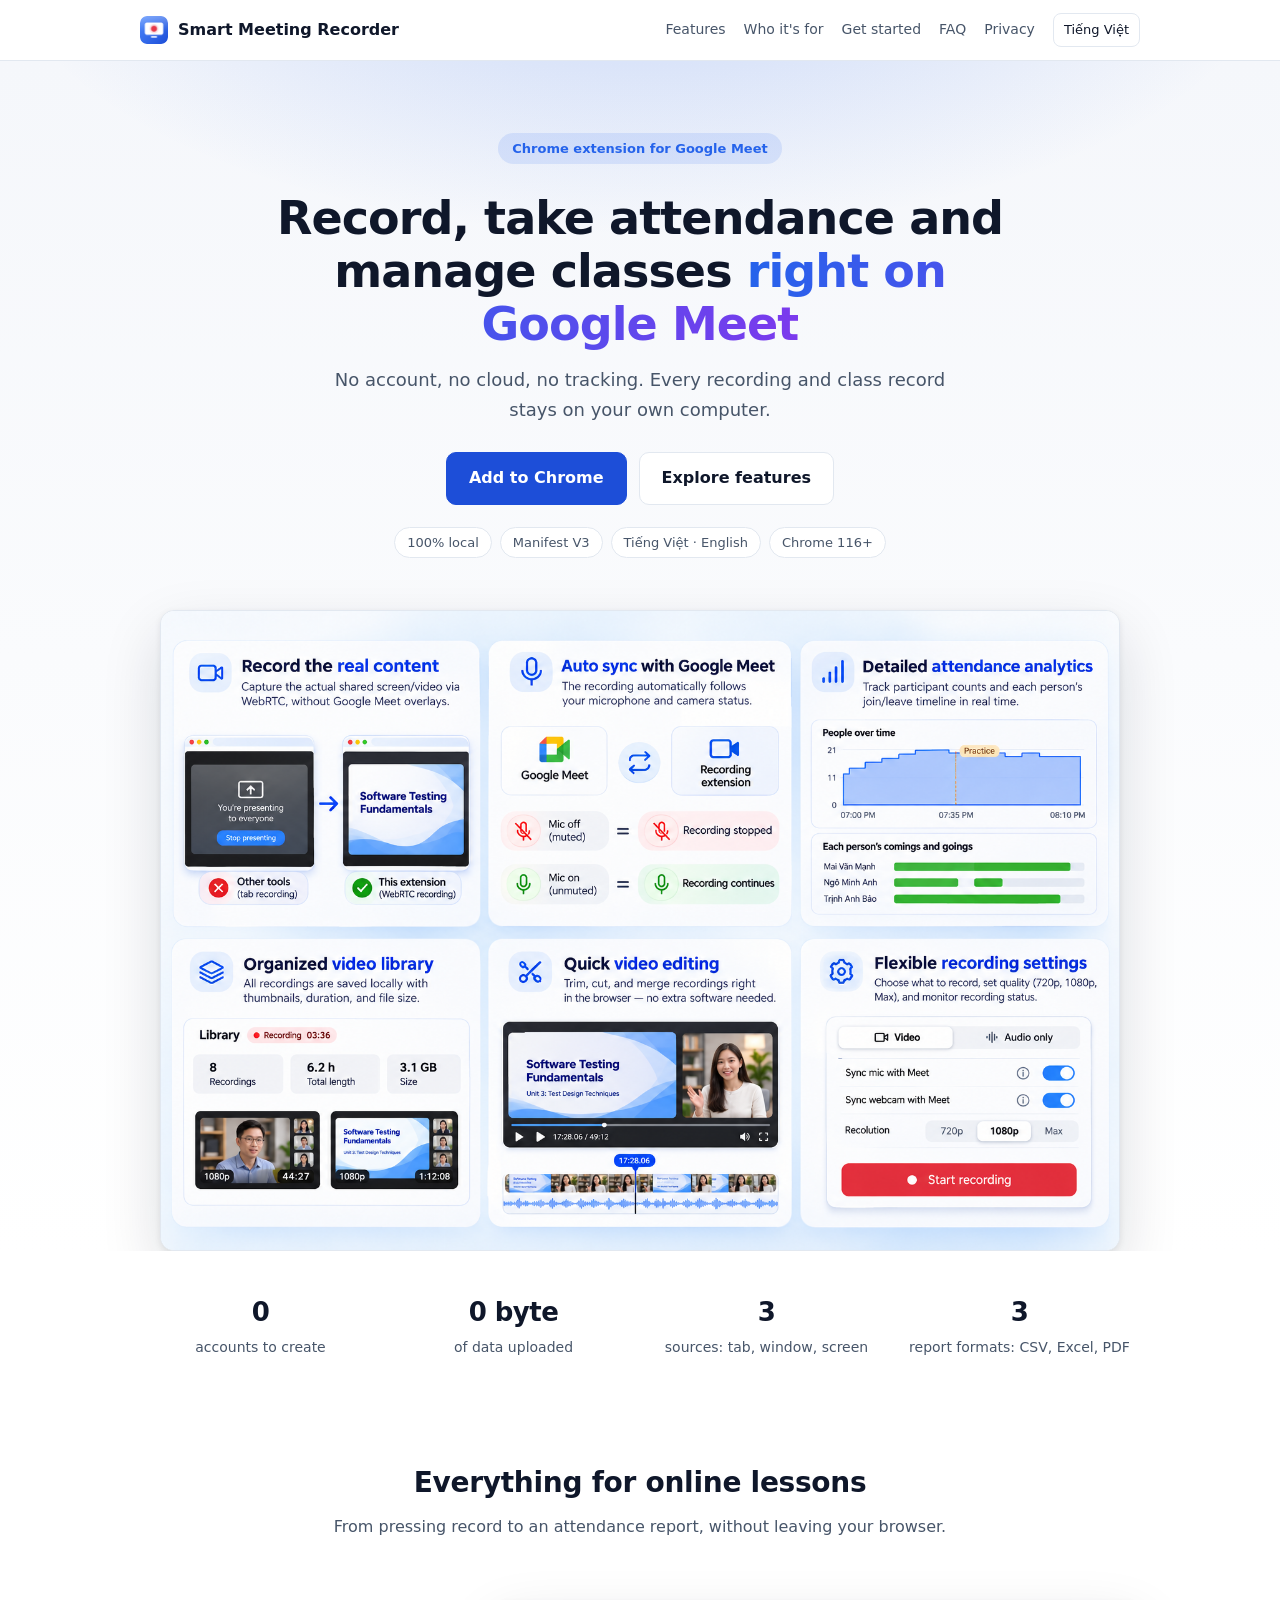
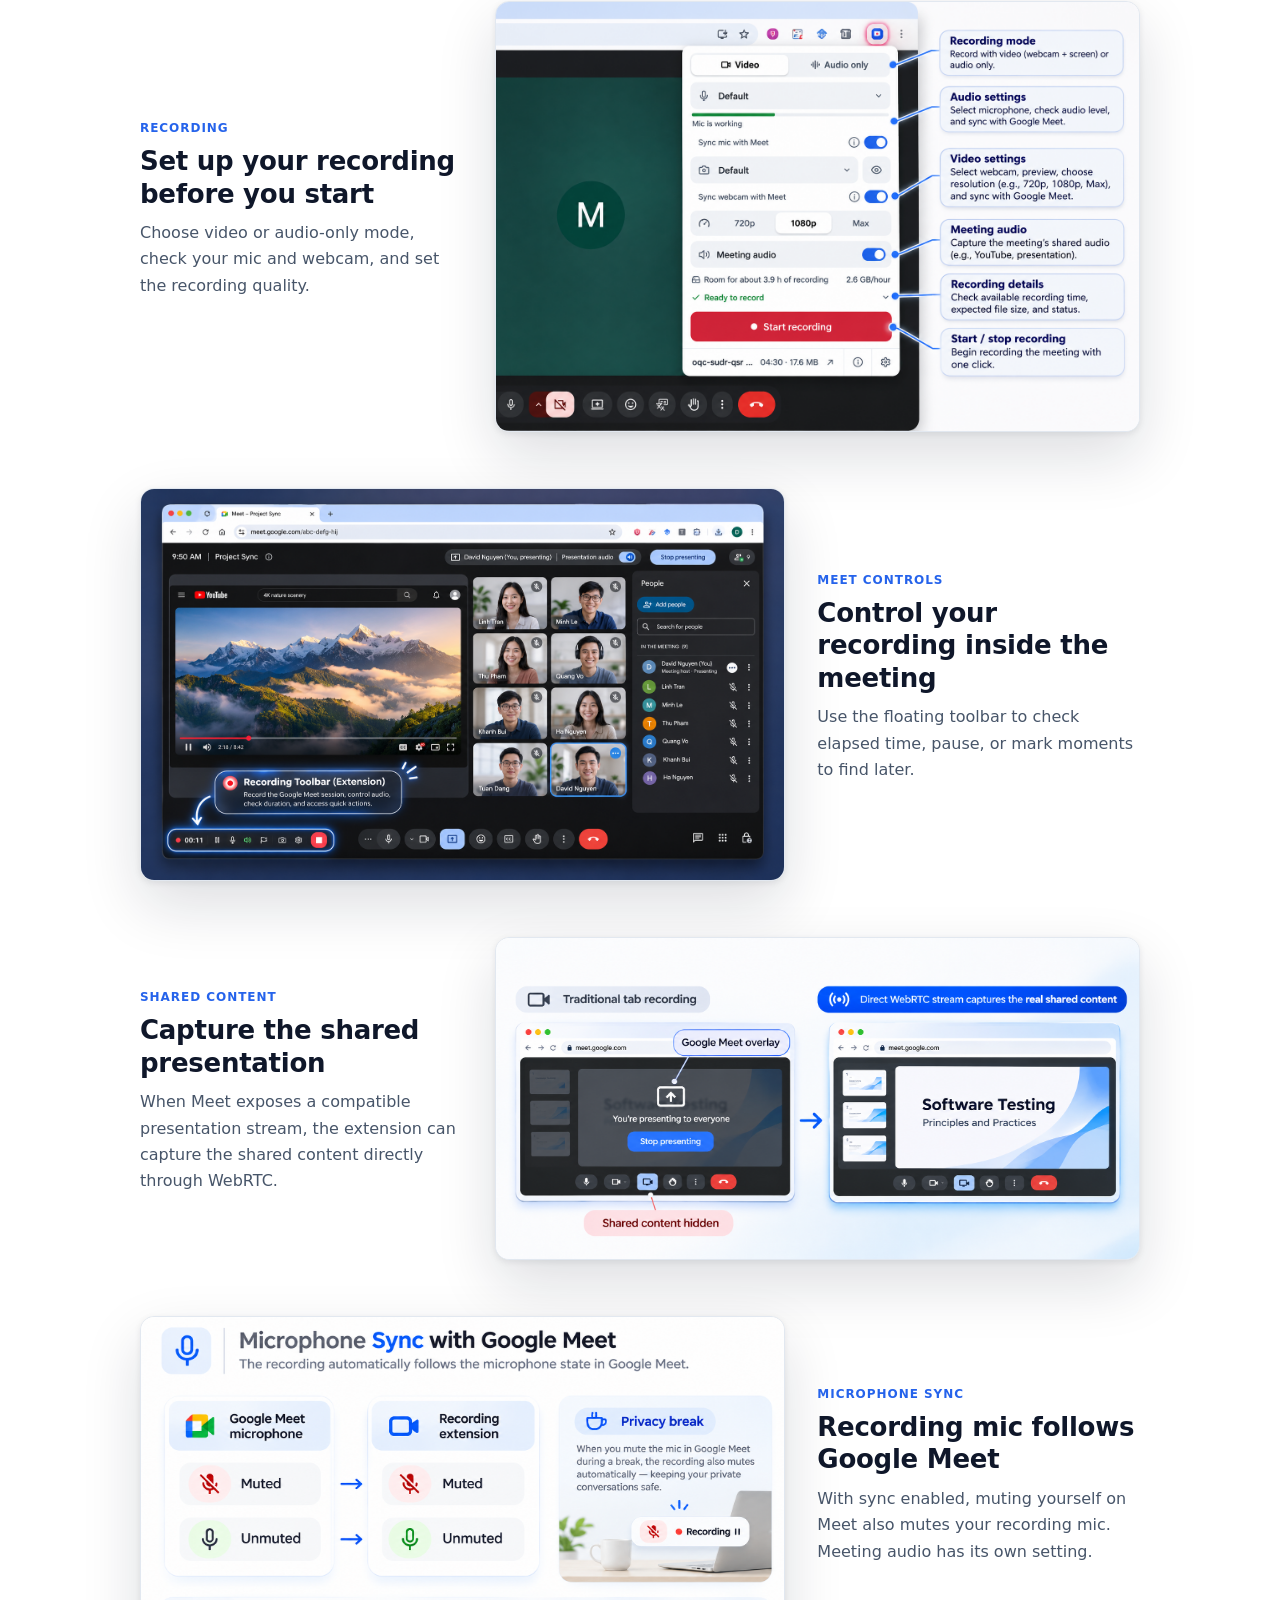
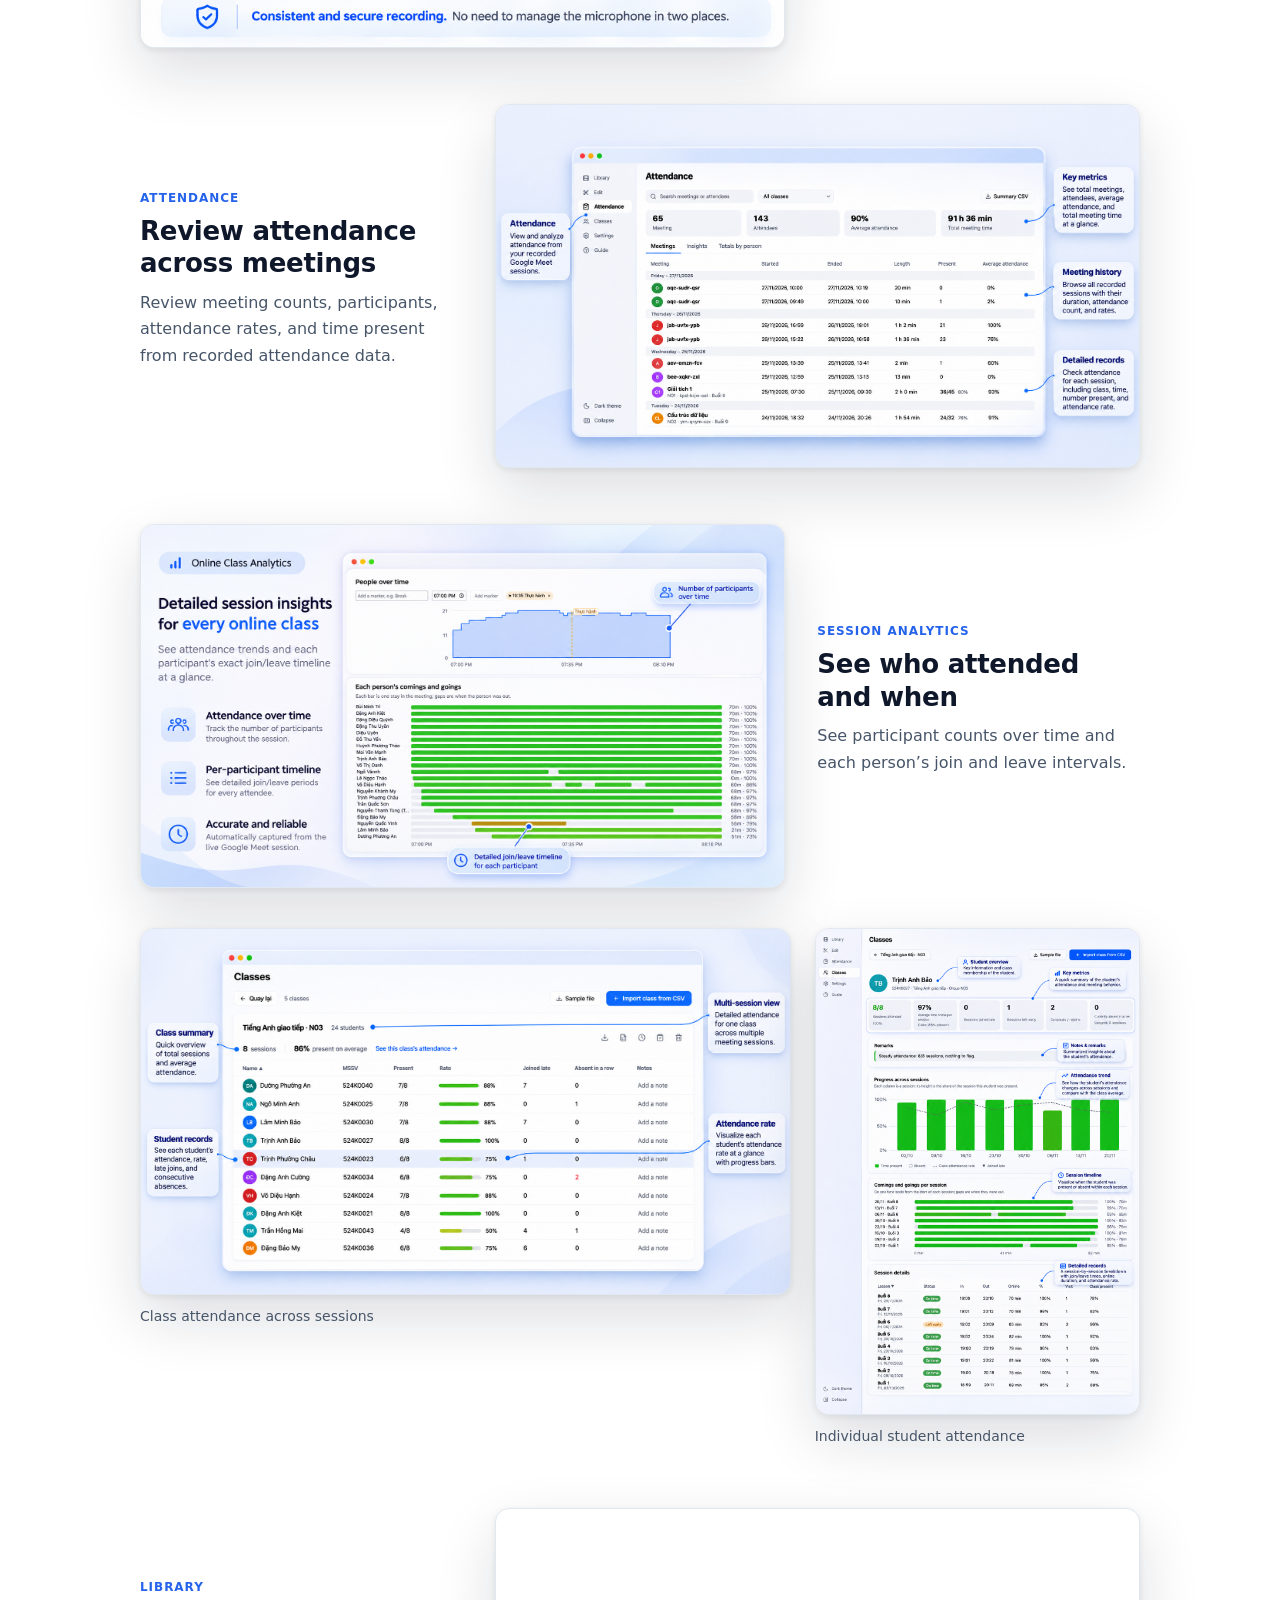
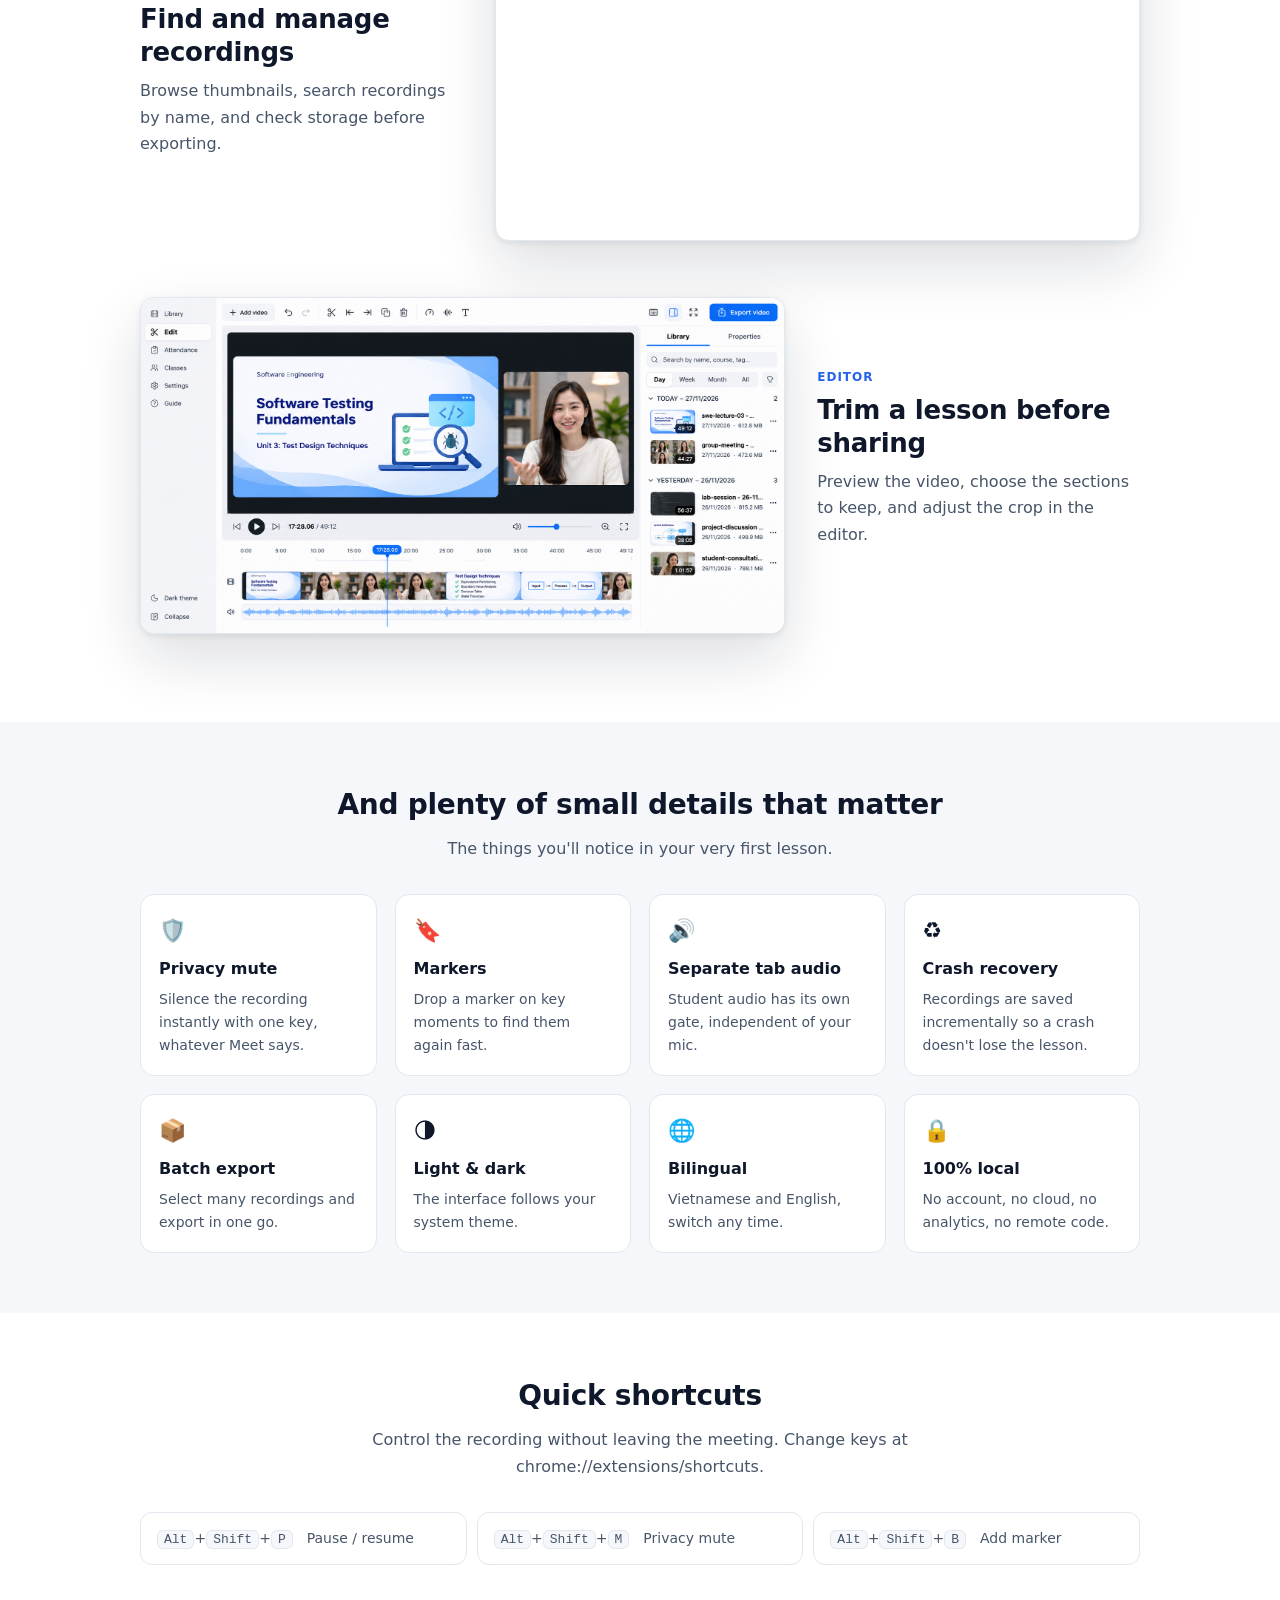
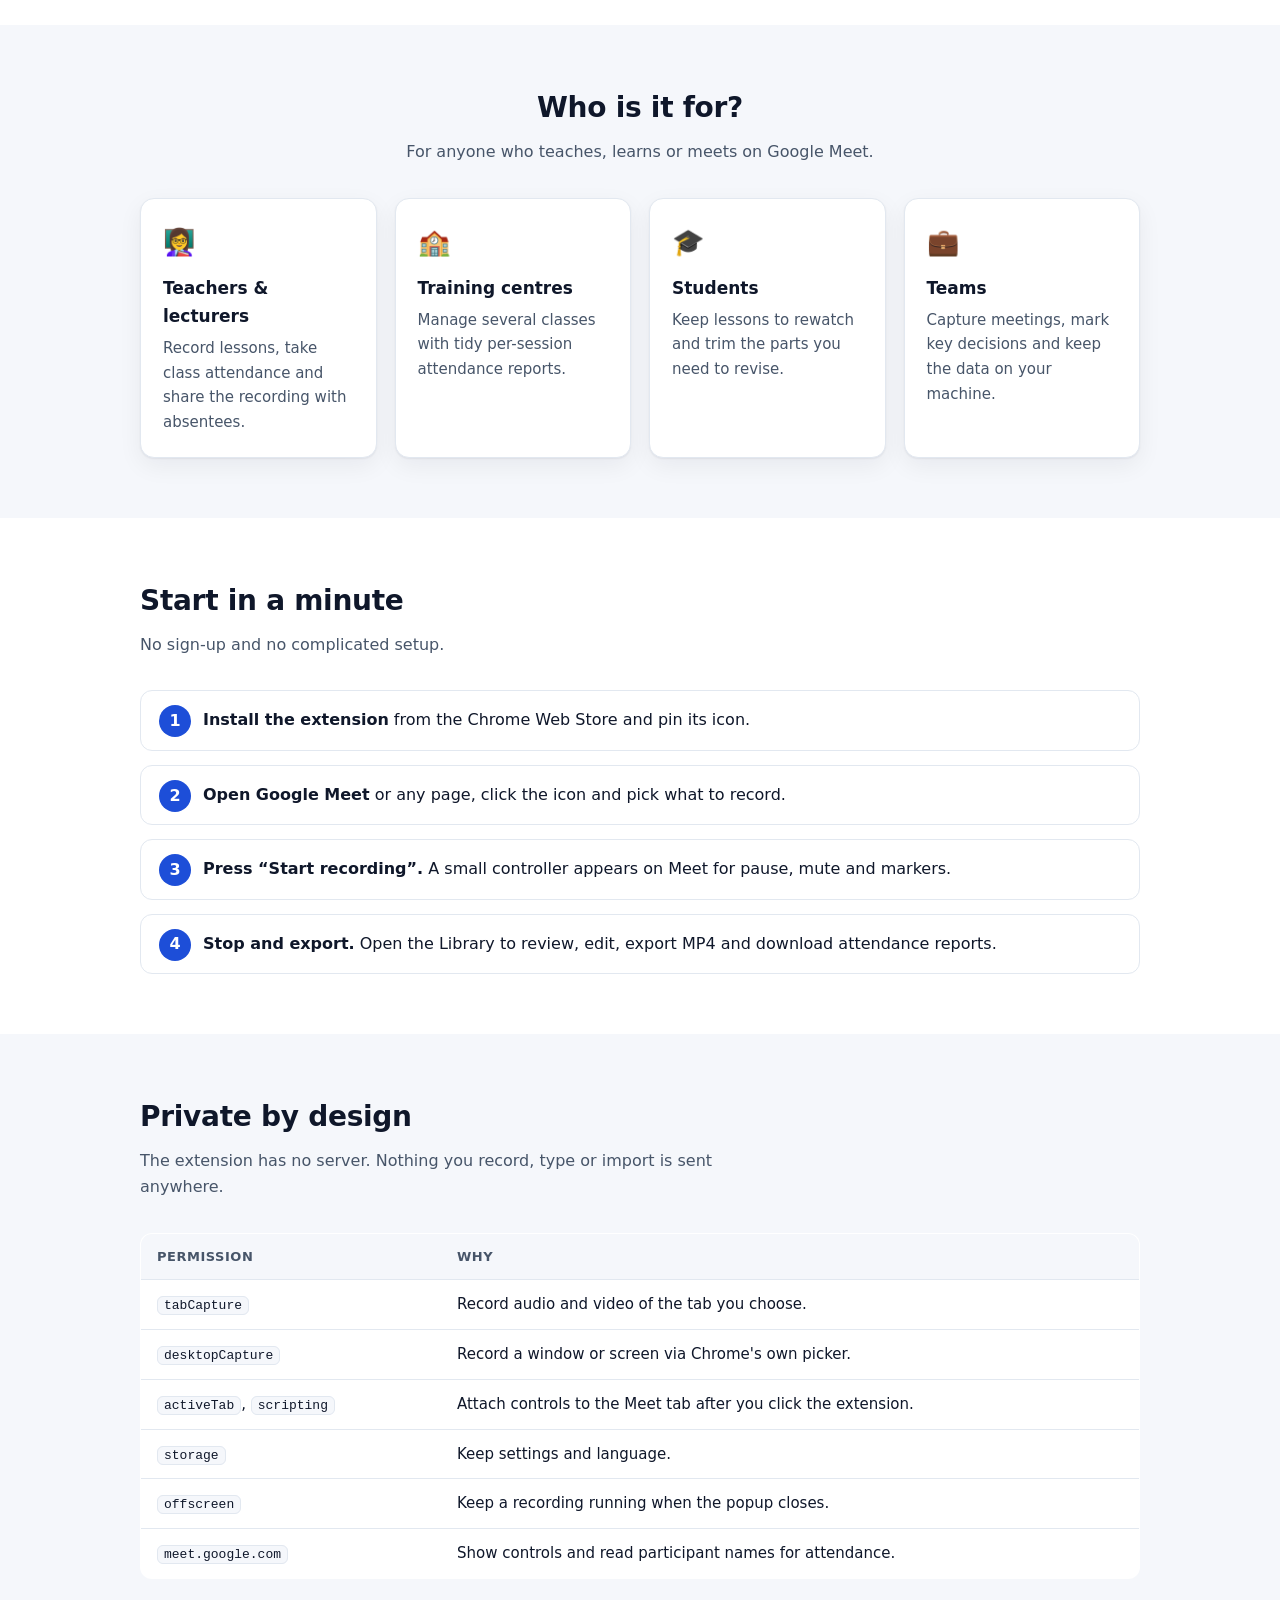
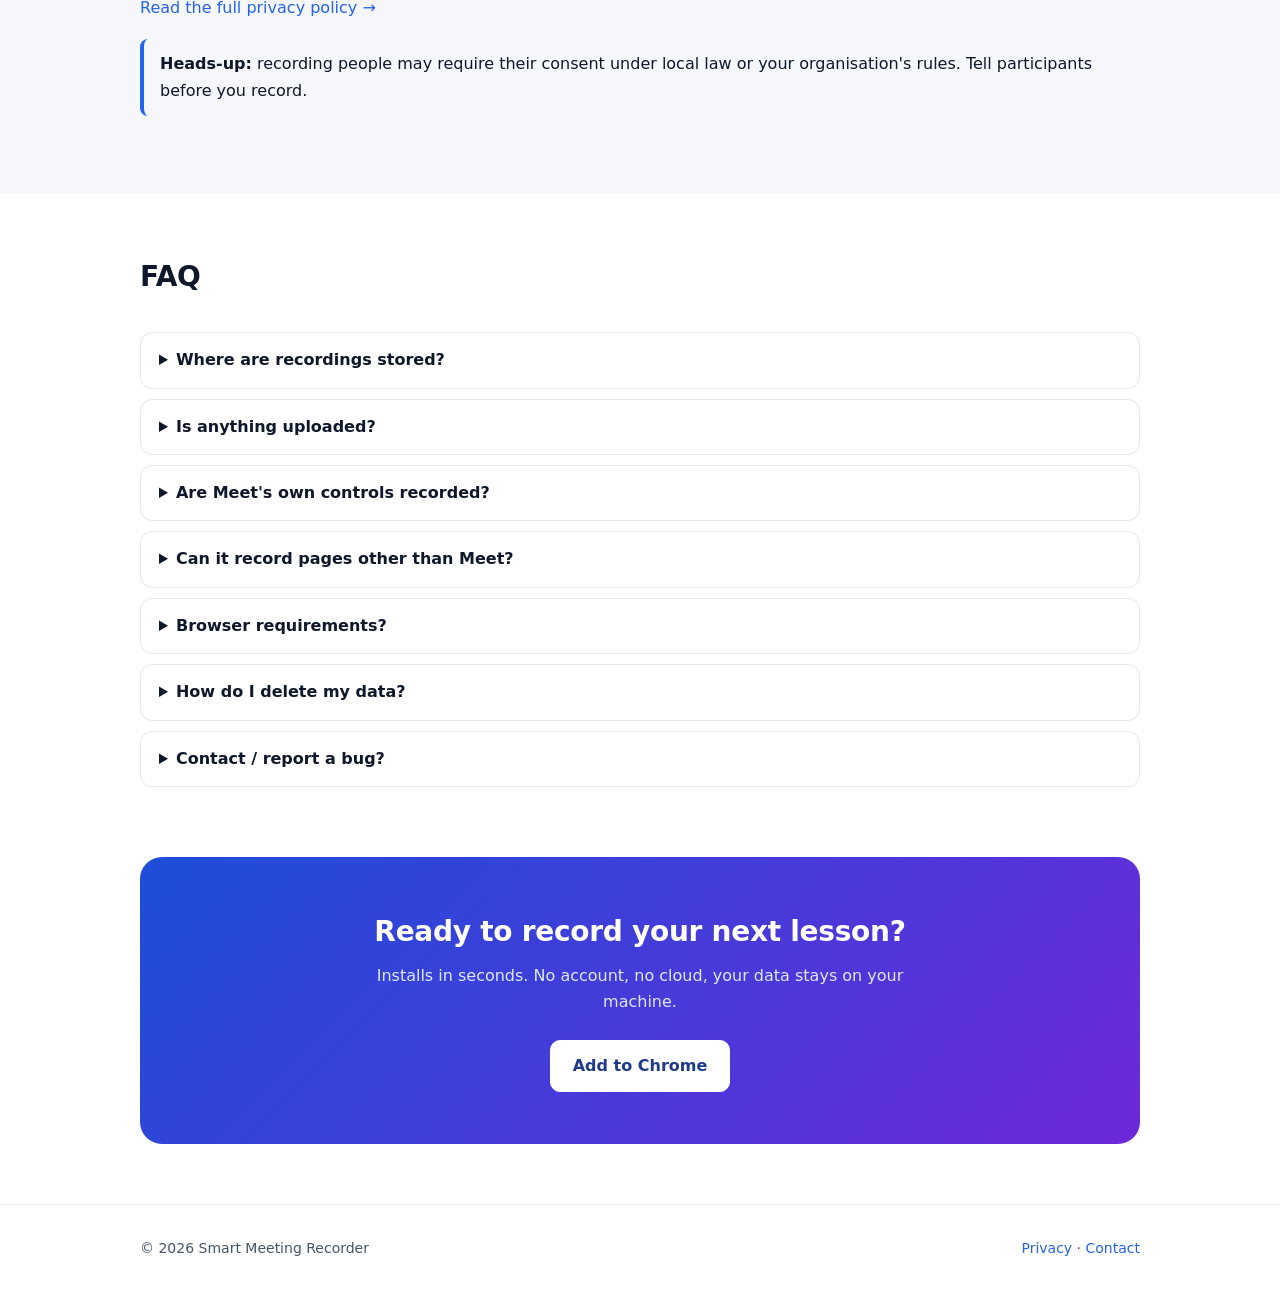
<file: index.html>
<!doctype html>
<html lang="vi">
<head>
<meta charset="utf-8">
<meta name="viewport" content="width=device-width,initial-scale=1">
<title>Smart Meeting Recorder & Classroom Manager</title>
<meta name="description" content="Ghi hình, điểm danh và quản lý lớp học cho Google Meet. Mọi dữ liệu nằm trên máy bạn. / Record, take attendance and manage classes on Google Meet — 100% local.">
<meta property="og:type" content="website">
<meta property="og:title" content="Smart Meeting Recorder & Classroom Manager">
<meta property="og:description" content="Record, take attendance and manage classes on Google Meet. 100% local.">
<meta property="og:image" content="https://mvmanh.github.io/smart-meeting-recorder/img/hero.png">
<meta name="twitter:card" content="summary_large_image">
<link rel="icon" href="favicon.png">
<link rel="stylesheet" href="style.css">
<script src="lang.js"></script>
</head>
<body data-tvi="Smart Meeting Recorder & Classroom Manager — Ghi hình Google Meet" data-ten="Smart Meeting Recorder & Classroom Manager — Record Google Meet">
<header class="nav"><div class="wrap">
  <a class="brand" href="./"><img src="icon-128.png" alt=""><span>Smart Meeting Recorder</span></a>
  <nav>
    <a class="hide-sm" href="#features"><span data-l="vi">Tính năng</span><span data-l="en">Features</span></a>
    <a class="hide-sm" href="#who"><span data-l="vi">Dành cho ai</span><span data-l="en">Who it's for</span></a>
    <a class="hide-sm" href="#start"><span data-l="vi">Bắt đầu</span><span data-l="en">Get started</span></a>
    <a class="hide-sm" href="#faq">FAQ</a>
    <a href="privacy.html"><span data-l="vi">Quyền riêng tư</span><span data-l="en">Privacy</span></a>
    <button class="lang" id="lang" type="button">English</button>
  </nav>
</div></header>

<main>
<div class="hero"><div class="wrap">
  <span class="eyebrow"><span data-l="vi">Tiện ích Chrome cho Google Meet</span><span data-l="en">Chrome extension for Google Meet</span></span>
  <h1><span data-l="vi">Ghi hình, điểm danh và quản lý lớp học <span class="grad">ngay trên Google Meet</span></span><span data-l="en">Record, take attendance and manage classes <span class="grad">right on Google Meet</span></span></h1>
  <p class="lead"><span data-l="vi">Không tài khoản, không đám mây, không theo dõi. Mọi bản ghi và dữ liệu lớp nằm ngay trên máy của bạn.</span><span data-l="en">No account, no cloud, no tracking. Every recording and class record stays on your own computer.</span></p>
  <div class="btns">
    <a class="btn primary" href="https://chromewebstore.google.com/detail/smart-meeting-recorder-cl/pofjnkmbnhglmmaikahipdgfbdmikmba"><span data-l="vi">Cài từ Chrome Web Store</span><span data-l="en">Add to Chrome</span></a>
    <a class="btn" href="#features"><span data-l="vi">Khám phá tính năng</span><span data-l="en">Explore features</span></a>
  </div>
  <div class="badges"><span class="badge">100% local</span><span class="badge">Manifest V3</span><span class="badge">Tiếng Việt · English</span><span class="badge">Chrome 116+</span></div>
    <a class="frame feature-image hero-shot" href="img/hero.png" aria-label="Recording, attendance and editing overview"><img src="img/hero.png" alt="Tổng quan ghi hình, điểm danh và chỉnh sửa" width="1536" height="1024" fetchpriority="high" decoding="async"></a>
</div></div>

<div class="wrap"><div class="stats">
  <div class="stat"><b>0</b><span><span data-l="vi">tài khoản cần đăng ký</span><span data-l="en">accounts to create</span></span></div>
  <div class="stat"><b>0 byte</b><span><span data-l="vi">dữ liệu gửi lên mạng</span><span data-l="en">of data uploaded</span></span></div>
  <div class="stat"><b>3</b><span><span data-l="vi">nguồn ghi: tab, cửa sổ, màn hình</span><span data-l="en">sources: tab, window, screen</span></span></div>
  <div class="stat"><b>3</b><span><span data-l="vi">định dạng báo cáo: CSV, Excel, PDF</span><span data-l="en">report formats: CSV, Excel, PDF</span></span></div>
</div></div>

<section id="features"><div class="wrap">
  <div class="center"><h2><span data-l="vi">Mọi thứ cho buổi học trực tuyến</span><span data-l="en">Everything for online lessons</span></h2>
  <p class="sub"><span data-l="vi">Từ lúc bấm ghi đến lúc có báo cáo chuyên cần, không cần rời trình duyệt.</span><span data-l="en">From pressing record to an attendance report, without leaving your browser.</span></p></div>
  <div class="show">
    <div class="txt"><div class="tag"><span data-l="vi">Ghi hình</span><span data-l="en">Recording</span></div>
      <h3><span data-l="vi">Chọn nguồn và thiết bị trước khi ghi</span><span data-l="en">Set up your recording before you start</span></h3>
      <p><span data-l="vi">Chọn chế độ video hoặc chỉ âm thanh, kiểm tra micro và webcam, rồi chọn chất lượng phù hợp.</span><span data-l="en">Choose video or audio-only mode, check your mic and webcam, and set the recording quality.</span></p>
    </div>
    <a class="frame feature-image" href="img/shot-recording.png" aria-label="Set up your recording before you start"><img src="img/shot-recording.png" alt="Chọn nguồn và thiết bị trước khi ghi" width="1536" height="1024" loading="lazy" decoding="async"></a>
  </div>
  <div class="show rev">
    <div class="txt"><div class="tag"><span data-l="vi">Điều khiển trên Meet</span><span data-l="en">Meet controls</span></div>
      <h3><span data-l="vi">Điều khiển bản ghi ngay trong cuộc họp</span><span data-l="en">Control your recording inside the meeting</span></h3>
      <p><span data-l="vi">Dùng thanh nổi để theo dõi thời gian, tạm dừng hoặc đánh dấu những đoạn cần tìm lại.</span><span data-l="en">Use the floating toolbar to check elapsed time, pause, or mark moments to find later.</span></p>
    </div>
    <a class="frame feature-image" href="img/shot-meet.png" aria-label="Control your recording inside the meeting"><img src="img/shot-meet.png" alt="Điều khiển bản ghi ngay trong cuộc họp" width="1609" height="978" loading="lazy" decoding="async"></a>
  </div>
  <div class="show">
    <div class="txt"><div class="tag"><span data-l="vi">Nội dung trình chiếu</span><span data-l="en">Shared content</span></div>
      <h3><span data-l="vi">Ghi nội dung đang trình chiếu</span><span data-l="en">Capture the shared presentation</span></h3>
      <p><span data-l="vi">Khi Meet cung cấp luồng trình chiếu tương thích, tiện ích có thể ghi trực tiếp nội dung chia sẻ qua WebRTC.</span><span data-l="en">When Meet exposes a compatible presentation stream, the extension can capture the shared content directly through WebRTC.</span></p>
    </div>
    <a class="frame feature-image" href="img/shot-clean-stream.png" aria-label="Capture the shared presentation"><img src="img/shot-clean-stream.png" alt="Ghi nội dung đang trình chiếu" width="1774" height="887" loading="lazy" decoding="async"></a>
  </div>
  <div class="show rev">
    <div class="txt"><div class="tag"><span data-l="vi">Đồng bộ micro</span><span data-l="en">Microphone sync</span></div>
      <h3><span data-l="vi">Micro bản ghi theo trạng thái trên Meet</span><span data-l="en">Recording mic follows Google Meet</span></h3>
      <p><span data-l="vi">Khi bật đồng bộ, tắt mic trên Meet cũng tắt tiếng micro trong bản ghi. Âm thanh cuộc họp có cài đặt riêng.</span><span data-l="en">With sync enabled, muting yourself on Meet also mutes your recording mic. Meeting audio has its own setting.</span></p>
    </div>
    <a class="frame feature-image" href="img/shot-mic-sync.png" aria-label="Recording mic follows Google Meet"><img src="img/shot-mic-sync.png" alt="Micro bản ghi theo trạng thái trên Meet" width="1752" height="897" loading="lazy" decoding="async"></a>
  </div>
  <div class="show">
    <div class="txt"><div class="tag"><span data-l="vi">Điểm danh</span><span data-l="en">Attendance</span></div>
      <h3><span data-l="vi">Xem lại lịch sử các buổi học</span><span data-l="en">Review attendance across meetings</span></h3>
      <p><span data-l="vi">Xem số buổi, số người tham gia, tỷ lệ và thời lượng có mặt từ dữ liệu điểm danh đã ghi nhận.</span><span data-l="en">Review meeting counts, participants, attendance rates, and time present from recorded attendance data.</span></p>
    </div>
    <a class="frame feature-image" href="img/shot-attendance.png" aria-label="Review attendance across meetings"><img src="img/shot-attendance.png" alt="Xem lại lịch sử các buổi học" width="1671" height="941" loading="lazy" decoding="async"></a>
  </div>
  <div class="show rev">
    <div class="txt"><div class="tag"><span data-l="vi">Phân tích buổi học</span><span data-l="en">Session analytics</span></div>
      <h3><span data-l="vi">Xem ai có mặt theo từng thời điểm</span><span data-l="en">See who attended and when</span></h3>
      <p><span data-l="vi">Biểu đồ cho thấy số người có mặt theo thời gian. Thanh thời lượng hiển thị các khoảng vào và rời buổi học của từng người.</span><span data-l="en">See participant counts over time and each person’s join and leave intervals.</span></p>
    </div>
    <a class="frame feature-image" href="img/shot-insights.png" aria-label="See who attended and when"><img src="img/shot-insights.png" alt="Xem ai có mặt theo từng thời điểm" width="1672" height="941" loading="lazy" decoding="async"></a>
  </div>
  <div class="attendance-gallery">
    <figure>
      <a class="frame feature-image" href="img/shot-class-attendance.png" aria-label="Class attendance across sessions"><img src="img/shot-class-attendance.png" alt="Bảng chuyên cần của lớp qua nhiều buổi" width="1672" height="941" loading="lazy" decoding="async"></a>
      <figcaption><span data-l="vi">Chuyên cần của lớp qua nhiều buổi</span><span data-l="en">Class attendance across sessions</span></figcaption>
    </figure>
    <figure>
      <a class="frame feature-image" href="img/shot-student-attendance.png" aria-label="Individual student attendance"><img src="img/shot-student-attendance.png" alt="Chi tiết chuyên cần của một học viên" width="1024" height="1536" loading="lazy" decoding="async"></a>
      <figcaption><span data-l="vi">Chi tiết chuyên cần của từng học viên</span><span data-l="en">Individual student attendance</span></figcaption>
    </figure>
  </div>
  <div class="show">
    <div class="txt"><div class="tag"><span data-l="vi">Thư viện</span><span data-l="en">Library</span></div>
      <h3><span data-l="vi">Tìm và quản lý bản ghi</span><span data-l="en">Find and manage recordings</span></h3>
      <p><span data-l="vi">Duyệt ảnh thu nhỏ, tìm bản ghi theo tên và xem dung lượng trước khi xuất.</span><span data-l="en">Browse thumbnails, search recordings by name, and check storage before exporting.</span></p>
    </div>
    <a class="frame feature-image" href="img/shot-library.png" aria-label="Find and manage recordings"><img src="img/shot-library.png" alt="Tìm và quản lý bản ghi" width="1750" height="899" loading="lazy" decoding="async"></a>
  </div>
  <div class="show rev">
    <div class="txt"><div class="tag"><span data-l="vi">Chỉnh sửa</span><span data-l="en">Editor</span></div>
      <h3><span data-l="vi">Cắt gọn bài giảng trước khi chia sẻ</span><span data-l="en">Trim a lesson before sharing</span></h3>
      <p><span data-l="vi">Xem lại video, chọn đoạn cần giữ và chỉnh khung hình trên timeline.</span><span data-l="en">Preview the video, choose the sections to keep, and adjust the crop in the editor.</span></p>
    </div>
    <a class="frame feature-image" href="img/shot-editor.png" aria-label="Trim a lesson before sharing"><img src="img/shot-editor.png" alt="Cắt gọn bài giảng trước khi chia sẻ" width="1738" height="905" loading="lazy" decoding="async"></a>
  </div>
</div></section>

<section class="alt"><div class="wrap">
  <div class="center"><h2><span data-l="vi">Và còn nhiều chi tiết nhỏ đáng giá</span><span data-l="en">And plenty of small details that matter</span></h2>
  <p class="sub"><span data-l="vi">Những thứ bạn sẽ nhận ra ngay trong buổi học đầu tiên.</span><span data-l="en">The things you'll notice in your very first lesson.</span></p></div>
  <div class="grid f4"><div class="card sm"><div class="ic">🛡️</div><h3><span data-l="vi">Chế độ mic riêng tư</span><span data-l="en">Privacy mute</span></h3><p><span data-l="vi">Tắt tiếng bản ghi ngay bằng một phím, bất kể trạng thái trên Meet.</span><span data-l="en">Silence the recording instantly with one key, whatever Meet says.</span></p></div><div class="card sm"><div class="ic">🔖</div><h3><span data-l="vi">Đánh dấu mốc</span><span data-l="en">Markers</span></h3><p><span data-l="vi">Gắn dấu vào những khoảnh khắc quan trọng để tìm lại nhanh.</span><span data-l="en">Drop a marker on key moments to find them again fast.</span></p></div><div class="card sm"><div class="ic">🔊</div><h3><span data-l="vi">Âm thanh tab riêng</span><span data-l="en">Separate tab audio</span></h3><p><span data-l="vi">Âm thanh học viên có cổng điều khiển độc lập với mic của bạn.</span><span data-l="en">Student audio has its own gate, independent of your mic.</span></p></div><div class="card sm"><div class="ic">♻️</div><h3><span data-l="vi">Khôi phục sự cố</span><span data-l="en">Crash recovery</span></h3><p><span data-l="vi">Bản ghi được lưu dần, nên mất điện hay lỗi trình duyệt vẫn cứu được.</span><span data-l="en">Recordings are saved incrementally so a crash doesn't lose the lesson.</span></p></div><div class="card sm"><div class="ic">📦</div><h3><span data-l="vi">Xuất hàng loạt</span><span data-l="en">Batch export</span></h3><p><span data-l="vi">Chọn nhiều bản ghi và xuất một lượt.</span><span data-l="en">Select many recordings and export in one go.</span></p></div><div class="card sm"><div class="ic">🌗</div><h3><span data-l="vi">Sáng & tối</span><span data-l="en">Light & dark</span></h3><p><span data-l="vi">Giao diện tự theo chế độ của hệ thống.</span><span data-l="en">The interface follows your system theme.</span></p></div><div class="card sm"><div class="ic">🌐</div><h3><span data-l="vi">Song ngữ</span><span data-l="en">Bilingual</span></h3><p><span data-l="vi">Tiếng Việt và English, đổi bất cứ lúc nào.</span><span data-l="en">Vietnamese and English, switch any time.</span></p></div><div class="card sm"><div class="ic">🔒</div><h3><span data-l="vi">100% cục bộ</span><span data-l="en">100% local</span></h3><p><span data-l="vi">Không tài khoản, không đám mây, không thống kê, không mã từ xa.</span><span data-l="en">No account, no cloud, no analytics, no remote code.</span></p></div></div>
</div></section>

<section><div class="wrap">
  <div class="center"><h2><span data-l="vi">Phím tắt nhanh</span><span data-l="en">Quick shortcuts</span></h2><p class="sub"><span data-l="vi">Điều khiển bản ghi mà không rời cuộc họp. Đổi phím tại chrome://extensions/shortcuts.</span><span data-l="en">Control the recording without leaving the meeting. Change keys at chrome://extensions/shortcuts.</span></p></div>
  <div class="keys">
    <div class="key"><span><kbd>Alt</kbd>+<kbd>Shift</kbd>+<kbd>P</kbd></span><span data-l="vi">Tạm dừng / tiếp tục</span><span data-l="en">Pause / resume</span></div>
    <div class="key"><span><kbd>Alt</kbd>+<kbd>Shift</kbd>+<kbd>M</kbd></span><span data-l="vi">Tắt mic riêng tư</span><span data-l="en">Privacy mute</span></div>
    <div class="key"><span><kbd>Alt</kbd>+<kbd>Shift</kbd>+<kbd>B</kbd></span><span data-l="vi">Đánh dấu mốc</span><span data-l="en">Add marker</span></div>
  </div>
</div></section>

<section class="alt" id="who"><div class="wrap">
  <div class="center"><h2><span data-l="vi">Dành cho ai?</span><span data-l="en">Who is it for?</span></h2><p class="sub"><span data-l="vi">Dành cho bất kỳ ai học, dạy hoặc họp trên Google Meet.</span><span data-l="en">For anyone who teaches, learns or meets on Google Meet.</span></p></div>
  <div class="who"><div class="card"><div class="ic">👩‍🏫</div><h3><span data-l="vi">Giáo viên & giảng viên</span><span data-l="en">Teachers & lecturers</span></h3><p><span data-l="vi">Ghi buổi dạy, điểm danh lớp và gửi lại bài giảng cho học viên vắng.</span><span data-l="en">Record lessons, take class attendance and share the recording with absentees.</span></p></div><div class="card"><div class="ic">🏫</div><h3><span data-l="vi">Trung tâm & đào tạo</span><span data-l="en">Training centres</span></h3><p><span data-l="vi">Quản lý nhiều lớp, báo cáo chuyên cần gọn gàng theo từng buổi.</span><span data-l="en">Manage several classes with tidy per-session attendance reports.</span></p></div><div class="card"><div class="ic">🎓</div><h3><span data-l="vi">Học viên</span><span data-l="en">Students</span></h3><p><span data-l="vi">Lưu lại buổi học để xem lại, cắt gọn phần cần ôn.</span><span data-l="en">Keep lessons to rewatch and trim the parts you need to revise.</span></p></div><div class="card"><div class="ic">💼</div><h3><span data-l="vi">Nhóm làm việc</span><span data-l="en">Teams</span></h3><p><span data-l="vi">Ghi lại họp, đánh dấu quyết định quan trọng và giữ dữ liệu trong máy.</span><span data-l="en">Capture meetings, mark key decisions and keep the data on your machine.</span></p></div></div>
</div></section>

<section id="start"><div class="wrap">
  <h2><span data-l="vi">Bắt đầu trong một phút</span><span data-l="en">Start in a minute</span></h2>
  <p class="sub"><span data-l="vi">Không cần đăng ký hay cấu hình phức tạp.</span><span data-l="en">No sign-up and no complicated setup.</span></p>
  <ol class="steps">
    <li><span data-l="vi"><b>Cài extension</b> từ Chrome Web Store và ghim biểu tượng lên thanh công cụ.</span><span data-l="en"><b>Install the extension</b> from the Chrome Web Store and pin its icon.</span></li>
    <li><span data-l="vi"><b>Mở Google Meet</b> hoặc bất kỳ trang nào, bấm biểu tượng và chọn nguồn ghi.</span><span data-l="en"><b>Open Google Meet</b> or any page, click the icon and pick what to record.</span></li>
    <li><span data-l="vi"><b>Bấm “Bắt đầu ghi”.</b> Thanh điều khiển nhỏ xuất hiện trên Meet để tạm dừng, tắt mic hay đánh dấu.</span><span data-l="en"><b>Press “Start recording”.</b> A small controller appears on Meet for pause, mute and markers.</span></li>
    <li><span data-l="vi"><b>Dừng và xuất.</b> Mở Thư viện để xem, chỉnh sửa, xuất MP4 và tải báo cáo điểm danh.</span><span data-l="en"><b>Stop and export.</b> Open the Library to review, edit, export MP4 and download attendance reports.</span></li>
  </ol>
</div></section>

<section class="alt" id="privacy"><div class="wrap">
  <h2><span data-l="vi">Quyền riêng tư là mặc định</span><span data-l="en">Private by design</span></h2>
  <p class="sub"><span data-l="vi">Extension không có máy chủ. Không gì bạn ghi, gõ hay nhập được gửi đi đâu.</span><span data-l="en">The extension has no server. Nothing you record, type or import is sent anywhere.</span></p>
  <table>
    <tr><th><span data-l="vi">Quyền</span><span data-l="en">Permission</span></th><th><span data-l="vi">Dùng để</span><span data-l="en">Why</span></th></tr>
    <tr><td><code>tabCapture</code></td><td><span data-l="vi">Ghi âm thanh và hình của tab bạn chọn.</span><span data-l="en">Record audio and video of the tab you choose.</span></td></tr>
    <tr><td><code>desktopCapture</code></td><td><span data-l="vi">Ghi cửa sổ hoặc màn hình qua hộp chọn của Chrome.</span><span data-l="en">Record a window or screen via Chrome's own picker.</span></td></tr>
    <tr><td><code>activeTab</code>, <code>scripting</code></td><td><span data-l="vi">Gắn thanh điều khiển vào tab Meet sau khi bạn bấm extension.</span><span data-l="en">Attach controls to the Meet tab after you click the extension.</span></td></tr>
    <tr><td><code>storage</code></td><td><span data-l="vi">Lưu cài đặt và ngôn ngữ.</span><span data-l="en">Keep settings and language.</span></td></tr>
    <tr><td><code>offscreen</code></td><td><span data-l="vi">Giữ bản ghi chạy khi popup đóng.</span><span data-l="en">Keep a recording running when the popup closes.</span></td></tr>
    <tr><td><code>meet.google.com</code></td><td><span data-l="vi">Hiện thanh điều khiển và đọc tên người tham gia để điểm danh.</span><span data-l="en">Show controls and read participant names for attendance.</span></td></tr>
  </table>
  <p style="margin-top:16px"><a href="privacy.html"><span data-l="vi">Đọc chính sách quyền riêng tư đầy đủ →</span><span data-l="en">Read the full privacy policy →</span></a></p>
  <div class="note"><span data-l="vi"><b>Lưu ý:</b> ghi hình người khác có thể cần sự đồng ý theo pháp luật hoặc quy định của tổ chức. Hãy thông báo cho người tham gia trước khi ghi.</span><span data-l="en"><b>Heads-up:</b> recording people may require their consent under local law or your organisation's rules. Tell participants before you record.</span></div>
</div></section>

<section id="faq"><div class="wrap">
  <h2>FAQ</h2><p class="sub"></p>
  <details><summary><span data-l="vi">Bản ghi được lưu ở đâu?</span><span data-l="en">Where are recordings stored?</span></summary><p><span data-l="vi">Trong bộ nhớ cục bộ của hồ sơ Chrome (IndexedDB). Xuất file khi bạn muốn giữ ngoài trình duyệt.</span><span data-l="en">In your Chrome profile's local storage (IndexedDB). Export a file whenever you want a copy outside the browser.</span></p></details>
  <details><summary><span data-l="vi">Có tải gì lên mạng không?</span><span data-l="en">Is anything uploaded?</span></summary><p><span data-l="vi">Không. Không máy chủ, không thống kê, không quảng cáo, không mã từ xa.</span><span data-l="en">No. No server, no analytics, no ads, no remote code.</span></p></details>
  <details><summary><span data-l="vi">Có ghi lại thanh điều khiển của Meet không?</span><span data-l="en">Are Meet's own controls recorded?</span></summary><p><span data-l="vi">Mặc định video được cắt phía trên thanh điều khiển nên các nút Meet không xuất hiện trong bản ghi. Có thể tắt trong Cài đặt.</span><span data-l="en">By default the video is cropped above the control bar so Meet's buttons stay out of the recording. You can turn this off in Settings.</span></p></details>
  <details><summary><span data-l="vi">Có ghi được trang không phải Meet không?</span><span data-l="en">Can it record pages other than Meet?</span></summary><p><span data-l="vi">Có. Bạn có thể ghi bất kỳ tab, cửa sổ hoặc màn hình nào. Thanh điều khiển nổi và điểm danh chỉ hoạt động trên Google Meet.</span><span data-l="en">Yes. You can record any tab, window or screen. The floating controller and attendance work on Google Meet only.</span></p></details>
  <details><summary><span data-l="vi">Yêu cầu trình duyệt?</span><span data-l="en">Browser requirements?</span></summary><p><span data-l="vi">Chrome (hoặc trình duyệt Chromium) bản 116 trở lên trên máy tính.</span><span data-l="en">Desktop Chrome (or a Chromium browser) version 116 or later.</span></p></details>
  <details><summary><span data-l="vi">Làm sao xóa dữ liệu?</span><span data-l="en">How do I delete my data?</span></summary><p><span data-l="vi">Xóa từng bản ghi hoặc lớp trong Thư viện, hoặc gỡ extension / xóa dữ liệu trang để xóa tất cả.</span><span data-l="en">Delete a recording or class in the Library, or remove the extension / clear its site data to erase everything.</span></p></details>
  <details><summary><span data-l="vi">Liên hệ / báo lỗi?</span><span data-l="en">Contact / report a bug?</span></summary><p><a href="mailto:mvmanh@gmail.com">mvmanh@gmail.com</a></p></details>
</div></section>

<section style="padding-top:0"><div class="wrap"><div class="cta">
  <h2><span data-l="vi">Sẵn sàng ghi buổi học tiếp theo?</span><span data-l="en">Ready to record your next lesson?</span></h2>
  <p><span data-l="vi">Cài trong vài giây. Không tài khoản, không đám mây, dữ liệu luôn ở trên máy bạn.</span><span data-l="en">Installs in seconds. No account, no cloud, your data stays on your machine.</span></p>
  <a class="btn primary" href="https://chromewebstore.google.com/detail/smart-meeting-recorder-cl/pofjnkmbnhglmmaikahipdgfbdmikmba"><span data-l="vi">Cài từ Chrome Web Store</span><span data-l="en">Add to Chrome</span></a>
</div></div></section>
</main>

<footer><div class="wrap">
  <span>© 2026 Smart Meeting Recorder</span>
  <span><a href="privacy.html"><span data-l="vi">Quyền riêng tư</span><span data-l="en">Privacy</span></a> · <a href="mailto:mvmanh@gmail.com"><span data-l="vi">Liên hệ</span><span data-l="en">Contact</span></a></span>
</div></footer>
</body></html>
</file>
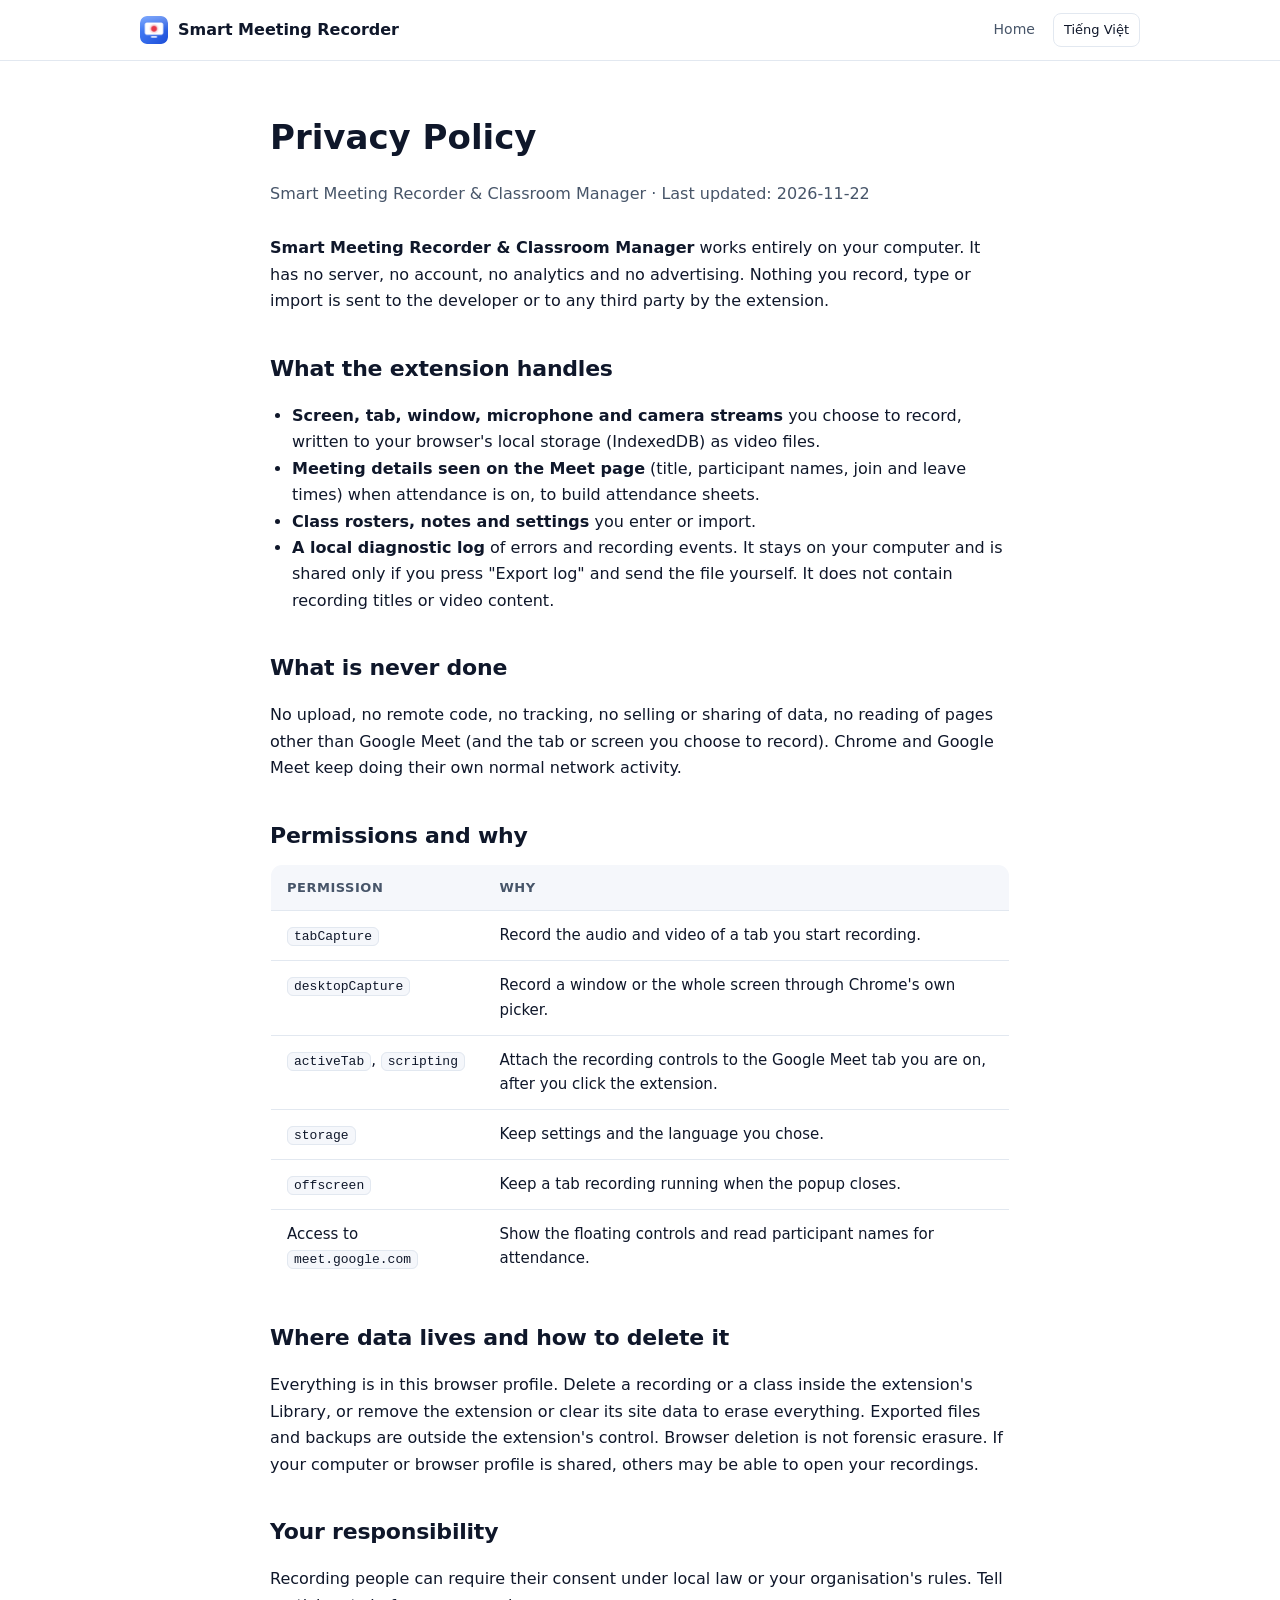
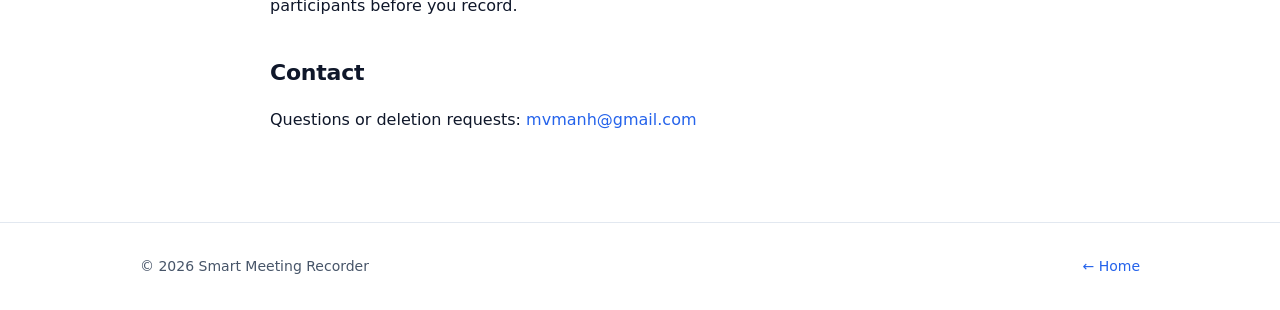
<file: privacy.html>
<!doctype html>
<html lang="vi"><head><meta charset="utf-8"><meta name="viewport" content="width=device-width,initial-scale=1">
<title>Privacy Policy / Chính sách quyền riêng tư — Smart Meeting Recorder</title>
<meta name="description" content="Privacy policy of Smart Meeting Recorder & Classroom Manager.">
<link rel="icon" href="favicon.png"><link rel="stylesheet" href="style.css"><script src="lang.js"></script></head>
<body data-tvi="Chính sách quyền riêng tư — Smart Meeting Recorder" data-ten="Privacy Policy — Smart Meeting Recorder">
<header class="nav"><div class="wrap"><a class="brand" href="./"><img src="icon-128.png" alt=""><span>Smart Meeting Recorder</span></a>
<nav><a href="./"><span data-l="vi">Trang chủ</span><span data-l="en">Home</span></a><button class="lang" id="lang" type="button">English</button></nav></div></header>
<main class="wrap doc">
<div data-l="en"><h1>Privacy Policy</h1><p class="meta">Smart Meeting Recorder &amp; Classroom Manager · Last updated: 2026-11-22</p>
<p><b>Smart Meeting Recorder &amp; Classroom Manager</b> works entirely on your computer. It has no server, no account, no analytics and no advertising. Nothing you record, type or import is sent to the developer or to any third party by the extension.</p>
<h2>What the extension handles</h2><ul>
<li><b>Screen, tab, window, microphone and camera streams</b> you choose to record, written to your browser's local storage (IndexedDB) as video files.</li>
<li><b>Meeting details seen on the Meet page</b> (title, participant names, join and leave times) when attendance is on, to build attendance sheets.</li>
<li><b>Class rosters, notes and settings</b> you enter or import.</li>
<li><b>A local diagnostic log</b> of errors and recording events. It stays on your computer and is shared only if you press "Export log" and send the file yourself. It does not contain recording titles or video content.</li></ul>
<h2>What is never done</h2><p>No upload, no remote code, no tracking, no selling or sharing of data, no reading of pages other than Google Meet (and the tab or screen you choose to record). Chrome and Google Meet keep doing their own normal network activity.</p>
<h2>Permissions and why</h2><table><tr><th>Permission</th><th>Why</th></tr>
<tr><td><code>tabCapture</code></td><td>Record the audio and video of a tab you start recording.</td></tr>
<tr><td><code>desktopCapture</code></td><td>Record a window or the whole screen through Chrome's own picker.</td></tr>
<tr><td><code>activeTab</code>, <code>scripting</code></td><td>Attach the recording controls to the Google Meet tab you are on, after you click the extension.</td></tr>
<tr><td><code>storage</code></td><td>Keep settings and the language you chose.</td></tr>
<tr><td><code>offscreen</code></td><td>Keep a tab recording running when the popup closes.</td></tr>
<tr><td>Access to <code>meet.google.com</code></td><td>Show the floating controls and read participant names for attendance.</td></tr></table>
<h2>Where data lives and how to delete it</h2><p>Everything is in this browser profile. Delete a recording or a class inside the extension's Library, or remove the extension or clear its site data to erase everything. Exported files and backups are outside the extension's control. Browser deletion is not forensic erasure. If your computer or browser profile is shared, others may be able to open your recordings.</p>
<h2>Your responsibility</h2><p>Recording people can require their consent under local law or your organisation's rules. Tell participants before you record.</p>
<h2>Contact</h2><p>Questions or deletion requests: <a href="mailto:mvmanh@gmail.com">mvmanh@gmail.com</a></p></div>
<div data-l="vi"><h1>Chính sách quyền riêng tư</h1><p class="meta">Smart Meeting Recorder &amp; Classroom Manager · Cập nhật: 22/11/2026</p>
<p><b>Smart Meeting Recorder &amp; Classroom Manager</b> chạy hoàn toàn trên máy của bạn. Không có máy chủ, không tài khoản, không thống kê, không quảng cáo. Extension không gửi bất cứ thứ gì bạn ghi, gõ hoặc nhập cho nhà phát triển hay bên thứ ba.</p>
<h2>Dữ liệu được xử lý</h2><ul>
<li><b>Luồng màn hình, tab, cửa sổ, micro và camera</b> bạn chọn ghi, lưu trong bộ nhớ cục bộ của trình duyệt (IndexedDB) dưới dạng file video.</li>
<li><b>Thông tin cuộc họp hiện trên trang Meet</b> (tên cuộc họp, tên người tham gia, giờ vào/ra) khi bật điểm danh, để lập bảng điểm danh.</li>
<li><b>Danh sách lớp, ghi chú và cài đặt</b> do bạn nhập hoặc nhập từ file.</li>
<li><b>Nhật ký chẩn đoán cục bộ</b> về lỗi và sự kiện ghi hình. Chỉ rời máy khi bạn bấm "Xuất nhật ký" và tự gửi đi; không chứa tên bản ghi hay nội dung video.</li></ul>
<h2>Không bao giờ</h2><p>Tải lên, chạy mã từ xa, theo dõi, bán hoặc chia sẻ dữ liệu, đọc các trang khác ngoài Google Meet (và tab hay màn hình bạn chọn ghi). Chrome và Google Meet vẫn hoạt động mạng bình thường của riêng chúng.</p>
<h2>Quyền và lý do</h2><table><tr><th>Quyền</th><th>Lý do</th></tr>
<tr><td><code>tabCapture</code></td><td>Ghi âm thanh và hình của tab bạn bắt đầu ghi.</td></tr>
<tr><td><code>desktopCapture</code></td><td>Ghi cửa sổ hoặc toàn màn hình qua hộp chọn của Chrome.</td></tr>
<tr><td><code>activeTab</code>, <code>scripting</code></td><td>Gắn thanh điều khiển vào tab Google Meet đang mở, sau khi bạn bấm extension.</td></tr>
<tr><td><code>storage</code></td><td>Lưu cài đặt và ngôn ngữ đã chọn.</td></tr>
<tr><td><code>offscreen</code></td><td>Giữ bản ghi tab chạy khi popup đóng.</td></tr>
<tr><td>Truy cập <code>meet.google.com</code></td><td>Hiện thanh điều khiển nổi và đọc tên người tham gia để điểm danh.</td></tr></table>
<h2>Dữ liệu nằm ở đâu và cách xóa</h2><p>Mọi thứ nằm trong hồ sơ trình duyệt này. Xóa từng bản ghi hoặc lớp trong Thư viện, hoặc gỡ extension / xóa dữ liệu trang để xóa tất cả. File đã xuất và bản sao lưu nằm ngoài tầm kiểm soát của extension. Xóa trong trình duyệt không phải xóa an toàn kiểu pháp y. Nếu máy hoặc hồ sơ trình duyệt dùng chung, người khác có thể mở được bản ghi của bạn.</p>
<h2>Trách nhiệm của bạn</h2><p>Ghi hình người khác có thể cần sự đồng ý theo pháp luật hoặc quy định tổ chức. Hãy thông báo cho người tham gia trước khi ghi.</p>
<h2>Liên hệ</h2><p>Câu hỏi hoặc yêu cầu xóa dữ liệu: <a href="mailto:mvmanh@gmail.com">mvmanh@gmail.com</a></p></div>
</main>
<footer><div class="wrap"><span>© 2026 Smart Meeting Recorder</span><a href="./"><span data-l="vi">← Trang chủ</span><span data-l="en">← Home</span></a></div></footer>
</body></html>
</file>
<file: style.css>
:root{--bg:#fff;--bg2:#f5f7fb;--fg:#0f172a;--muted:#475569;--line:#e2e8f0;--brand:#2563eb;--brand-d:#1d4ed8;--card:#fff;--shadow:0 1px 2px rgba(15,23,42,.06),0 8px 24px rgba(15,23,42,.06)}
@media (prefers-color-scheme:dark){:root{--bg:#0b1220;--bg2:#101a2e;--fg:#e5e9f2;--muted:#9aa7bd;--line:#1f2b44;--brand:#5b9bff;--brand-d:#3b82f6;--card:#121c33;--shadow:0 1px 2px rgba(0,0,0,.4)}}
*{box-sizing:border-box}html{scroll-behavior:smooth}
body{margin:0;background:var(--bg);color:var(--fg);font:16px/1.65 system-ui,-apple-system,"Segoe UI",Roboto,"Helvetica Neue",Arial,sans-serif}
a{color:var(--brand);text-decoration:none}a:hover{text-decoration:underline}
.wrap{max-width:1040px;margin:0 auto;padding:0 20px}
header.nav{position:sticky;top:0;z-index:10;background:color-mix(in srgb,var(--bg) 88%,transparent);backdrop-filter:blur(10px);border-bottom:1px solid var(--line)}
.nav .wrap{display:flex;align-items:center;gap:20px;height:60px}
.brand{display:flex;align-items:center;gap:10px;font-weight:700;color:var(--fg)}.brand img{width:28px;height:28px;border-radius:7px}
.nav nav{margin-left:auto;display:flex;align-items:center;gap:18px;font-size:14px}.nav nav a{color:var(--muted)}.nav nav a:hover{color:var(--fg);text-decoration:none}
.lang{border:1px solid var(--line);background:var(--card);color:var(--fg);border-radius:8px;padding:5px 10px;font:inherit;font-size:13px;cursor:pointer}
.hero{padding:72px 0 56px;background:linear-gradient(180deg,var(--bg2),var(--bg));text-align:center}
.hero img.logo{width:88px;height:88px;border-radius:20px;box-shadow:var(--shadow)}
.hero h1{font-size:clamp(28px,5vw,46px);line-height:1.15;margin:22px auto 14px;max-width:760px;letter-spacing:-.02em}
.hero p.lead{font-size:18px;color:var(--muted);max-width:640px;margin:0 auto 28px}
.btns{display:flex;gap:12px;justify-content:center;flex-wrap:wrap}
.btn{display:inline-block;padding:12px 22px;border-radius:10px;font-weight:600;border:1px solid var(--line);background:var(--card);color:var(--fg)}
.btn:hover{text-decoration:none;border-color:var(--brand)}
.btn.primary{background:var(--brand-d);border-color:var(--brand-d);color:#fff}.btn.primary:hover{filter:brightness(1.08)}
.badges{margin-top:22px;display:flex;gap:8px;justify-content:center;flex-wrap:wrap}
.badge{font-size:13px;padding:4px 12px;border-radius:99px;background:var(--card);border:1px solid var(--line);color:var(--muted)}
section{padding:60px 0}section.alt{background:var(--bg2)}
h2{font-size:28px;letter-spacing:-.01em;margin:0 0 8px}.sub{color:var(--muted);margin:0 0 32px;max-width:640px}
.grid{display:grid;gap:18px;grid-template-columns:repeat(auto-fit,minmax(260px,1fr))}
.card{background:var(--card);border:1px solid var(--line);border-radius:14px;padding:22px;box-shadow:var(--shadow)}
.card h3{margin:0 0 6px;font-size:17px}.card p{margin:0;color:var(--muted);font-size:15px}.card .ic{font-size:26px;margin-bottom:10px}
ol.steps{counter-reset:s;list-style:none;padding:0;margin:0;display:grid;gap:14px}
ol.steps li{counter-increment:s;background:var(--card);border:1px solid var(--line);border-radius:12px;padding:16px 18px 16px 62px;position:relative}
ol.steps li:before{content:counter(s);position:absolute;left:18px;top:14px;width:32px;height:32px;border-radius:50%;background:var(--brand-d);color:#fff;font-weight:700;display:grid;place-items:center}
table{width:100%;border-collapse:collapse;background:var(--card);border:1px solid var(--line);border-radius:12px;overflow:hidden;font-size:15px}
th,td{text-align:left;padding:12px 16px;border-bottom:1px solid var(--line);vertical-align:top}th{background:var(--bg2);font-size:13px;text-transform:uppercase;letter-spacing:.04em;color:var(--muted)}tr:last-child td{border-bottom:0}
code,kbd{font:13px ui-monospace,SFMono-Regular,Menlo,monospace;background:var(--bg2);border:1px solid var(--line);border-radius:6px;padding:1px 6px}
details{background:var(--card);border:1px solid var(--line);border-radius:12px;padding:14px 18px;margin-bottom:10px}summary{cursor:pointer;font-weight:600}details p{color:var(--muted);margin:10px 0 0}
footer{border-top:1px solid var(--line);padding:32px 0;color:var(--muted);font-size:14px}footer .wrap{display:flex;gap:16px;flex-wrap:wrap;justify-content:space-between}
.doc{max-width:780px;padding:48px 20px 72px}.doc h1{font-size:34px;margin:0 0 6px}.doc h2{font-size:22px;margin:36px 0 10px}.doc h3{font-size:17px;margin:22px 0 6px}.doc .meta{color:var(--muted);margin-bottom:28px}.doc ul{padding-left:22px}
.note{background:var(--bg2);border-left:4px solid var(--brand);padding:12px 16px;border-radius:8px;margin:18px 0}
[data-l]{display:none}html[lang=vi] [data-l=vi],html[lang=en] [data-l=en]{display:revert}
@media(max-width:640px){.nav nav a.hide-sm{display:none}.hero{padding:48px 0 36px}th,td{padding:10px}}
/* ---- v2 additions ---- */
.hero{position:relative;overflow:hidden;padding-bottom:0}
.hero:before{content:"";position:absolute;inset:-120px -10% auto -10%;height:420px;background:radial-gradient(60% 100% at 50% 0,color-mix(in srgb,var(--brand) 22%,transparent),transparent 70%);pointer-events:none}
.hero .wrap{position:relative}
.eyebrow{display:inline-block;font-size:13px;font-weight:600;color:var(--brand);background:color-mix(in srgb,var(--brand) 12%,transparent);padding:5px 14px;border-radius:99px;margin-bottom:6px}
.grad{background:linear-gradient(90deg,var(--brand),#7c3aed);-webkit-background-clip:text;background-clip:text;color:transparent}
.frame{border:1px solid var(--line);border-radius:14px;background:var(--card);box-shadow:0 2px 6px rgba(15,23,42,.08),0 24px 60px rgba(15,23,42,.14);overflow:hidden}
.frame .bar{display:flex;gap:7px;align-items:center;height:34px;padding:0 14px;background:var(--bg2);border-bottom:1px solid var(--line)}
.frame .bar i{width:11px;height:11px;border-radius:50%;background:#cbd5e1;display:block}
.frame .bar i:nth-child(1){background:#f87171}.frame .bar i:nth-child(2){background:#fbbf24}.frame .bar i:nth-child(3){background:#34d399}
.frame img{display:block;width:100%;height:auto}
.hero-shot{max-width:960px;margin:52px auto 0;border-bottom-left-radius:0;border-bottom-right-radius:0;border-bottom:0}
.stats{display:grid;grid-template-columns:repeat(auto-fit,minmax(170px,1fr));gap:12px;padding:30px 0}
.stat{text-align:center;padding:10px}.stat b{display:block;font-size:26px;letter-spacing:-.02em}.stat span{color:var(--muted);font-size:14px}
.show{display:grid;grid-template-columns:1fr 1.15fr;gap:48px;align-items:center;padding:28px 0}
.show.rev{grid-template-columns:1.15fr 1fr}.show.rev .txt{order:2}
.show .tag{font-size:12px;font-weight:700;letter-spacing:.08em;text-transform:uppercase;color:var(--brand)}
.show h3{font-size:26px;line-height:1.25;margin:6px 0 10px;letter-spacing:-.01em}
.show p{color:var(--muted);margin:0 0 14px}
.ticks{list-style:none;padding:0;margin:0;display:grid;gap:8px}
.ticks li{position:relative;padding-left:28px;font-size:15px}
.ticks li:before{content:"✓";position:absolute;left:0;top:1px;width:20px;height:20px;border-radius:50%;background:color-mix(in srgb,var(--brand) 15%,transparent);color:var(--brand);font-size:12px;font-weight:700;display:grid;place-items:center}
.grid.f4{grid-template-columns:repeat(auto-fit,minmax(220px,1fr))}
.card.sm{padding:18px;box-shadow:none}.card.sm .ic{font-size:22px;margin-bottom:6px}.card.sm h3{font-size:16px}.card.sm p{font-size:14px}
.card:hover{border-color:color-mix(in srgb,var(--brand) 55%,var(--line))}
.who{display:grid;gap:18px;grid-template-columns:repeat(auto-fit,minmax(230px,1fr))}
.who .card{text-align:left}
.keys{display:grid;gap:10px;grid-template-columns:repeat(auto-fit,minmax(240px,1fr))}
.key{display:flex;align-items:center;gap:14px;background:var(--card);border:1px solid var(--line);border-radius:12px;padding:14px 16px}
.key span{color:var(--muted);font-size:14px}
.cta{background:linear-gradient(135deg,var(--brand-d),#6d28d9);color:#fff;border-radius:22px;padding:52px 28px;text-align:center}
.cta h2{color:#fff;margin-bottom:8px}.cta p{color:#e0e7ff;margin:0 auto 24px;max-width:560px}
.cta .btn.primary{background:#fff;color:#1e3a8a;border-color:#fff}
.center{text-align:center}.center .sub{margin-left:auto;margin-right:auto}
@media(max-width:820px){.show,.show.rev{grid-template-columns:1fr;gap:22px}.show.rev .txt{order:0}}
.nav nav a,.brand span{white-space:nowrap}
@media(max-width:480px){.brand span{display:none}.nav .wrap{gap:10px}.nav nav{gap:12px}}

.feature-image{display:block;cursor:zoom-in}
.feature-image:focus-visible{outline:3px solid var(--brand);outline-offset:4px}
.feature-image.hero-shot{border:1px solid var(--line);border-radius:14px}
#features .show{grid-template-columns:minmax(0,1fr) minmax(0,2fr);gap:32px}
#features .show.rev{grid-template-columns:minmax(0,2fr) minmax(0,1fr)}
.attendance-gallery{display:grid;grid-template-columns:minmax(0,2fr) minmax(0,1fr);gap:24px;padding:12px 0 32px;align-items:start}
.attendance-gallery figure{margin:0}
.attendance-gallery figcaption{margin-top:10px;color:var(--muted);font-size:14px}
@media(max-width:820px){
  #features .show,#features .show.rev,.attendance-gallery{grid-template-columns:minmax(0,1fr);gap:18px}
  .attendance-gallery figure:last-child{max-width:520px}
}
</file>
